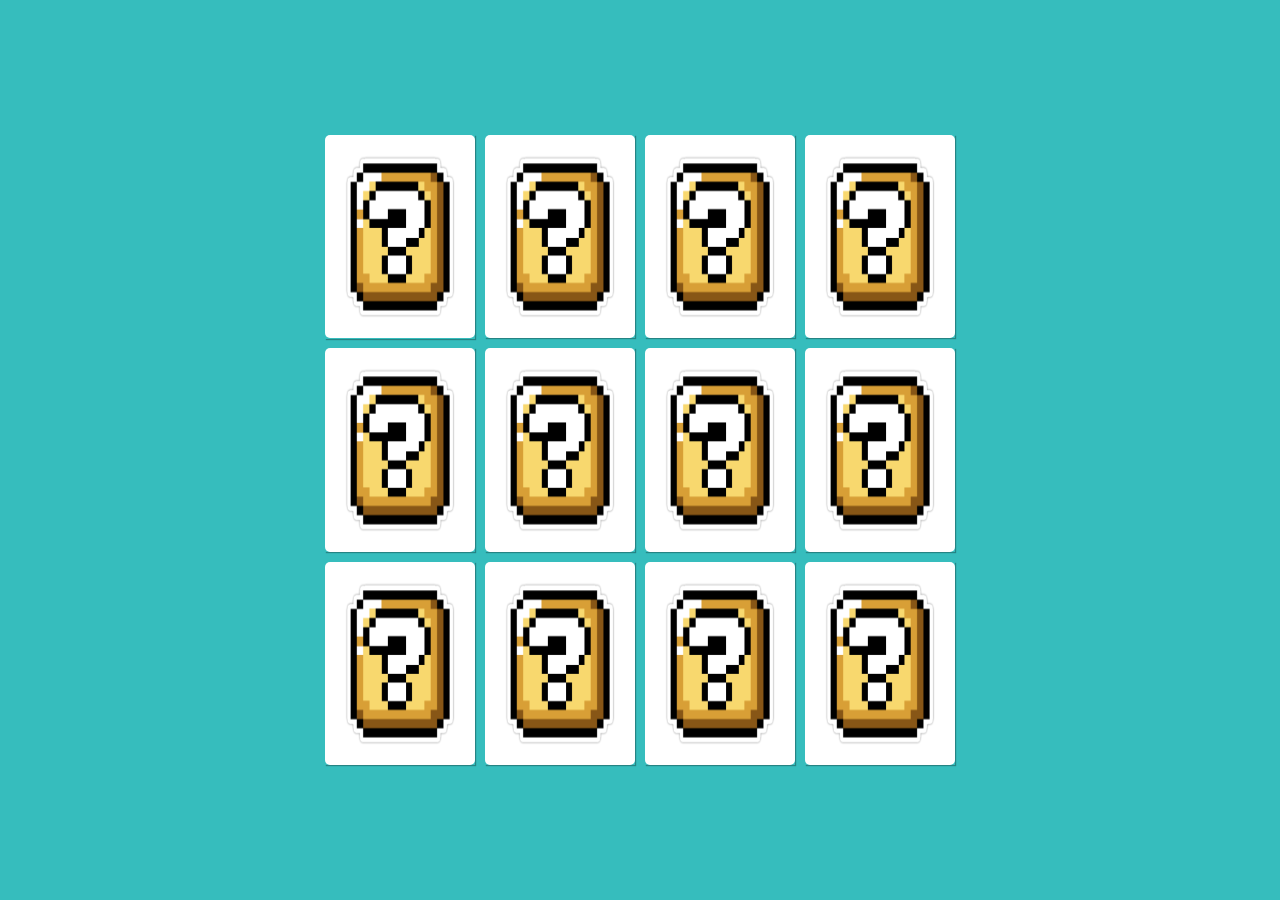
<file: jogo-da-memoria/index.html>
<!DOCTYPE html>
<html lang="en">
<head>
    <meta charset="UTF-8">
    <meta name="viewport" content="width=device-width, initial-scale=1.0">
    <link rel="stylesheet" href="./style.css">
    <title>Jogo da memória</title>
</head>
<body>
    <main class="memory-game">
        <div class="card" data-card="bowser">
            <img class="card-front" src="./img/bowser.jpg" alt="Face da carta">
            <img class="card-back" src="./img/box.png" alt="Verso da carta">
        </div>
        <div class="card" data-card="luigi">
            <img class="card-front" src="./img/luigi.png" alt="Face da carta">
            <img class="card-back" src="./img/box.png" alt="Verso da carta">
        </div>
        <div class="card" data-card="mario">
            <img class="card-front" src="./img/mario.png" alt="Face da carta">
            <img class="card-back" src="./img/box.png" alt="Verso da carta">
        </div>
        <div class="card" data-card="peach">
            <img class="card-front" src="./img/peach.png" alt="Face da carta">
            <img class="card-back" src="./img/box.png" alt="Verso da carta">
        </div>
        <div class="card" data-card="toad">
            <img class="card-front" src="./img/toad.png" alt="Face da carta">
            <img class="card-back" src="./img/box.png" alt="Verso da carta">
        </div>
        <div class="card" data-card="yoshi">
            <img class="card-front" src="./img/yoshi.png" alt="Face da carta">
            <img class="card-back" src="./img/box.png" alt="Verso da carta">
        </div>
        <div class="card" data-card="bowser">
            <img class="card-front" src="./img/bowser.jpg" alt="Face da carta">
            <img class="card-back" src="./img/box.png" alt="Verso da carta">
        </div>
        <div class="card" data-card="luigi">
            <img class="card-front" src="./img/luigi.png" alt="Face da carta">
            <img class="card-back" src="./img/box.png" alt="Verso da carta">
        </div>
        <div class="card" data-card="mario">
            <img class="card-front" src="./img/mario.png" alt="Face da carta">
            <img class="card-back" src="./img/box.png" alt="Verso da carta">
        </div>
        <div class="card" data-card="peach">
            <img class="card-front" src="./img/peach.png" alt="Face da carta">
            <img class="card-back" src="./img/box.png" alt="Verso da carta">
        </div>
        <div class="card" data-card="toad">
            <img class="card-front" src="./img/toad.png" alt="Face da carta">
            <img class="card-back" src="./img/box.png" alt="Verso da carta">
        </div>
        <div class="card" data-card="yoshi">
            <img class="card-front" src="./img/yoshi.png" alt="Face da carta">
            <img class="card-back" src="./img/box.png" alt="Verso da carta">
        </div>
    </main>
    <script src="./script.js"></script>
</body>
</html>
</file>
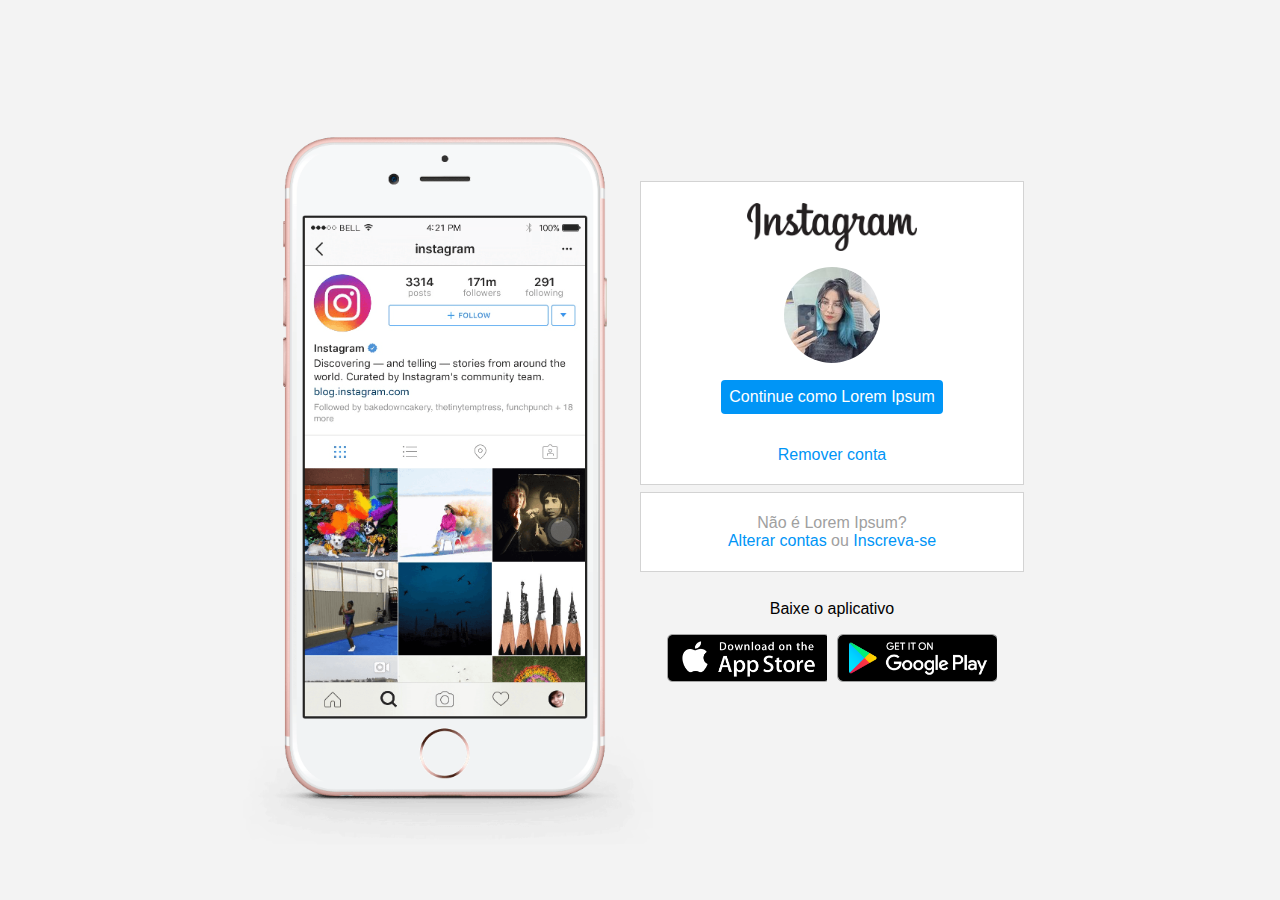
<file: page-login-instagram/index.html>
<!DOCTYPE html>
<html lang="en">

<head>
    <meta charset="UTF-8">
    <meta name="viewport" content="width=device-width, initial-scale=1.0">
    <link rel="stylesheet" href="style.css">
    <title></title>
</head>

<body>
    <div class="instagram-wrapper">
        <div class="instagram-phone">
            <img src="./img/instagram-celular.png" alt="celular">
        </div>
        <div class="instagram-continue">
            <div class="group">
                <img src="./img/instagram-logo.png" class="instagram-logo" alt="logo">
                <div class="profile-photo">
                    <img src="./img/perfil-instagram.jpg" alt="foto de perfil">
                </div>
                <a href="#" class="instagram-login">Continue como Lorem Ipsum</a>
                <a href="#" class="instagram-logout">Remover conta</a>
            </div>
            <div class="group">
                <p class="not-account">Não é Lorem Ipsum?</p>
                <p class="not-account">
                    <span class="link-blue">Alterar contas</span>
                    ou 
                    <span class="link-blue">Inscreva-se</span>
                </p>
            </div>
            <div class="get-the-app">
                <p class="get-app">Baixe o aplicativo</p>
                <div class="download">
                    <a href="#" class="app-download"></a>
                    <a href="#" class="app-download"></a>
                </div>
            </div>
        </div>
    </div>
</body>

</html>
</file>
<file: jogo-da-memoria/style.css>
* {
    padding: 0;
    margin: 0;
    box-sizing: border-box;
}

body {
    height: 100vh;
    display: flex;
    background-color: rgb(54, 189, 189);
}

.memory-game {
    height: 640px;
    width: 640px;
    margin: auto;
    display: flex;
    flex-wrap: wrap;
    perspective: 1000px;
}

.card {
    height: calc(33.333% - 10px);
    width: calc(25% - 10px);
    margin: 5px;
    position: relative;
    box-shadow: 1px 1px 1px rgba(1, 1, 1, .3);
    cursor: pointer;
    transform: scale(1);
    transform-style: preserve-3d; /* não deixa o elemento achatado no plano */
    transition: transform .9s;
}

.card:active {
    transform: scale(0.97);
    transition: transform .3s;
}

.card-front, 
.card-back {
    width: 100%;
    height: 100%;
    padding: 20px;
    position: absolute;
    border-radius: 5px;
    background: #ffffff;
    backface-visibility: hidden;
}

.card-front {
    transform: rotateY(180deg);
}

/* flip card animate */
.card.flip {
    transform: rotateY(180deg);
}
</file>
<file: page-login-instagram/style.css>
* {
    margin: 0;
    padding: 0;
    box-sizing: border-box;
    text-decoration: none;
    font-family: sans-serif;
    font-family: 14px;
}

body {
    width: 100%;
    min-height: 100vh;
    background-color: rgb(243, 243, 243);
    margin: 0;
    padding: 0;
    display: flex;
    justify-content: center;
}

.instagram-wrapper {
    display: flex;
    align-items: center;
    justify-content: start;
    width: 60%;
    height: 100vh;
}

.instagram-phone {
    display: flex;
    align-items: center;
    justify-content: center;
    width: 50%;
}

.instagram-phone img {
    height: 50rem;
}

.instagram-continue {
    display: flex;
    align-items: center;
    justify-content: space-around;
    flex-direction: column;
    width: 50%;
    min-height: 34rem;
}

.group {
    display: flex;
    justify-content: space-between;
    align-items: center;
    flex-direction: column;
    background-color: #fff;
    width: 100%;
    padding: 1.3rem 0;
    border: 1px solid lightgray;
}

.group:nth-child(1) {
    min-height: 19rem;
}

.instagram-logo {
    height: 3rem;
}

.profile-photo {
    display: flex;
    justify-content: center;
    align-items: center;
    border-radius: 50%;
    overflow: hidden;
}

.profile-photo img {
    height: 6rem;
}

.instagram-login {
    background-color: #0095f6;
    color: #fff;
    padding: 8px;
    border-radius: 4px;
}

.instagram-logout {
    color: #0095f6;
    margin-top: 1rem;
}

.not-account {
    color: rgb(160, 160, 160)
}

.link-blue {
    color: #0095f6;
}

.get-the-app {
    display: flex;
    flex-direction: column;
    align-items: center;
    justify-content: center;
    width: 100%;
    padding: 1.3rem 0;
}

.download {
    display: flex;
    width: 100%;
    justify-content: space-evenly;
    align-items: center;
    padding: 1rem;
}

.app-download {
    height: 3rem;
    width: 10rem;
    background-size: cover;
}

.app-download:nth-child(1) {
    background-image: url('./img/apple-button.png');
}

.app-download:nth-child(2) {
    background-image: url('./img/googleplay-button.png');
}

@media (max-width: 1024px) {
    .instagram-wrapper {
        width: 90%;
    }
}

@media (max-width: 650px) {
    body {
        background-color: #fff;
    }

    .instagram-wrapper {
        width: 90%;
    }

    .instagram-phone {
        display: none;
    }

    .instagram-continue {
        width: 100%;
    }

    .group {
        border: 1px solid transparent;   
    }
}
</file>
